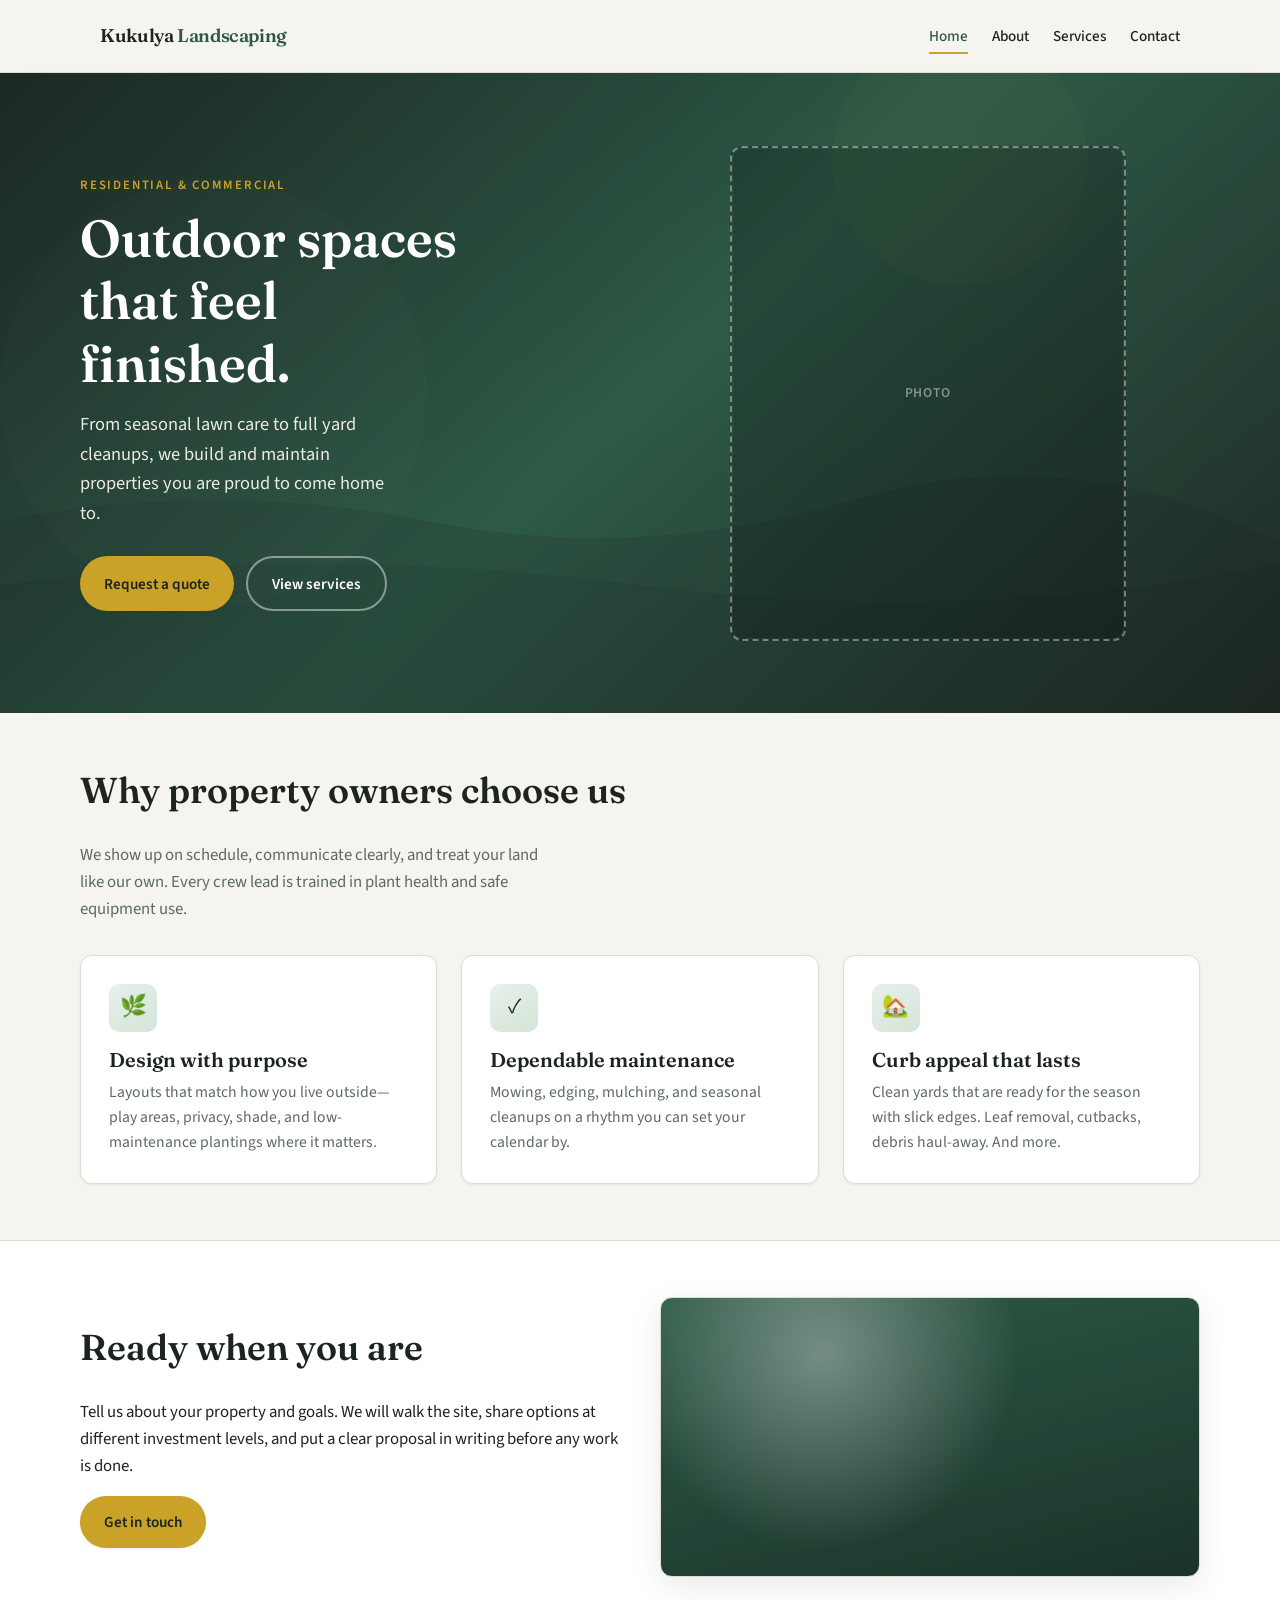
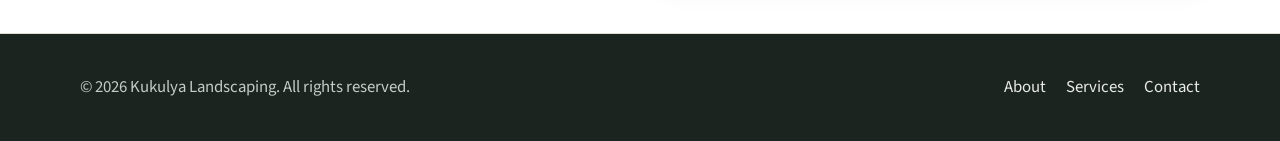
<file: index.html>
<!DOCTYPE html>
<html lang="en">
  <head>
    <meta charset="UTF-8" />
    <meta name="viewport" content="width=device-width, initial-scale=1" />
    <meta
      name="description"
      content="Kukulya Landscaping designs, installs, and maintains outdoor spaces across the region."
    />
    <title>Kukulya Landscaping | Home</title>
    <link rel="preconnect" href="https://fonts.googleapis.com" />
    <link rel="preconnect" href="https://fonts.gstatic.com" crossorigin />
    <link
      href="https://fonts.googleapis.com/css2?family=Fraunces:ital,opsz,wght@0,9..144,400;0,9..144,600;1,9..144,400&family=Source+Sans+3:ital,wght@0,400;0,600;0,700;1,400&display=swap"
      rel="stylesheet"
    />
    <link rel="stylesheet" href="css/styles.css" />
  </head>
  <body>
    <header class="site-header">
      <div class="header-inner">
        <a class="logo" href="index.html">Kukulya <span>Landscaping</span></a>
        <button
          class="nav-toggle"
          type="button"
          aria-expanded="false"
          aria-controls="site-nav"
        >
          Menu
        </button>
        <nav class="nav" id="site-nav" aria-label="Primary">
          <ul class="nav-list">
            <li><a href="index.html" aria-current="page">Home</a></li>
            <li><a href="about.html">About</a></li>
            <li><a href="services.html">Services</a></li>
            <li><a href="contact.html">Contact</a></li>
          </ul>
        </nav>
      </div>
    </header>

    <main>
      <section class="hero" aria-labelledby="hero-heading">
        <div class="hero__layout">
          <div class="hero__copy">
            <p class="hero__eyebrow">Residential &amp; commercial</p>
            <h1 id="hero-heading">Outdoor spaces that feel finished.</h1>
            <p class="hero__lead">
              From seasonal lawn care to full yard cleanups, we build and maintain
              properties you are proud to come home to.
            </p>
            <div class="hero__actions">
              <a class="btn btn--primary" href="contact.html">Request a quote</a>
              <a class="btn btn--ghost" href="services.html">View services</a>
            </div>
          </div>
          <!-- Drop in: <img class="hero__photo" src="assets/your-photo.jpg" alt="Describe the photo" /> inside the aside below -->
          <aside class="hero__image-slot" aria-label="Featured photo"></aside>
        </div>
      </section>

      <section class="section">
        <div class="wrap">
          <h2>Why property owners choose us</h2>
          <p style="max-width: 60ch; color: var(--color-muted); margin-bottom: 2rem">
            We show up on schedule, communicate clearly, and treat your land like our own.
            Every crew lead is trained in plant health and safe equipment use.
          </p>
          <div class="grid-3">
            <article class="card">
              <div class="card__icon" aria-hidden="true">🌿</div>
              <h3>Design with purpose</h3>
              <p>
                Layouts that match how you live outside—play areas, privacy, shade, and
                low-maintenance plantings where it matters.
              </p>
            </article>
            <article class="card">
              <div class="card__icon" aria-hidden="true">✓</div>
              <h3>Dependable maintenance</h3>
              <p>
                Mowing, edging, mulching, and seasonal cleanups on a rhythm you can set
                your calendar by.
              </p>
            </article>
            <article class="card">
              <div class="card__icon" aria-hidden="true">🏡</div>
              <h3>Curb appeal that lasts</h3>
              <p>
                Clean yards that are ready for the season with slick edges. Leaf removal, cutbacks, debris haul-away. And more.
              </p>
            </article>
          </div>
        </div>
      </section>

      <section class="section" style="background: var(--color-surface); border-block: 1px solid var(--color-border)">
        <div class="wrap split">
          <div>
            <h2>Ready when you are</h2>
            <p>
              Tell us about your property and goals. We will walk the site, share
              options at different investment levels, and put a clear proposal in writing
              before any work is done.
            </p>
            <p style="margin-top: 1rem">
              <a class="btn btn--primary" href="contact.html">Get in touch</a>
            </p>
          </div>
          <div class="split__visual split__visual--pattern" role="presentation" aria-hidden="true"></div>
        </div>
      </section>
    </main>

    <footer class="site-footer">
      <div class="footer-inner">
        <p style="margin: 0">&copy; <span id="y"></span> Kukulya Landscaping. All rights reserved.</p>
        <nav class="footer-nav" aria-label="Footer">
          <a href="about.html">About</a>
          <a href="services.html">Services</a>
          <a href="contact.html">Contact</a>
        </nav>
      </div>
    </footer>
    <script>
      document.getElementById("y").textContent = new Date().getFullYear();
    </script>
    <script src="js/main.js" defer></script>
  </body>
</html>
</file>
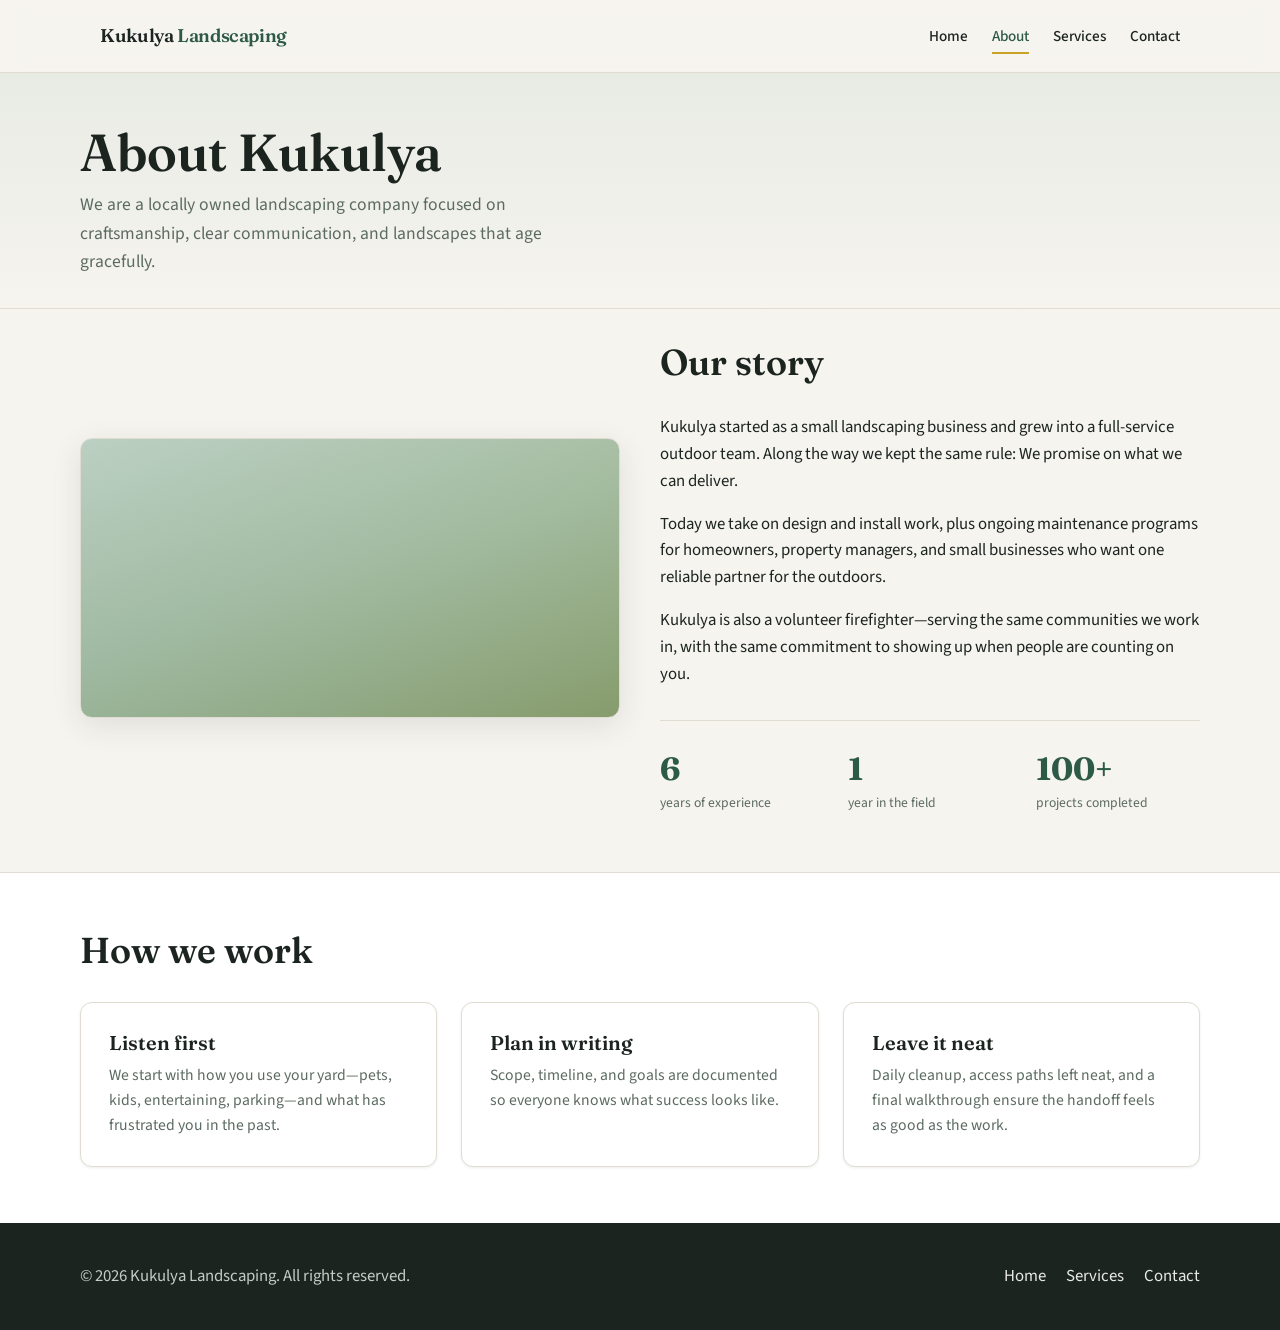
<file: about.html>
<!DOCTYPE html>
<html lang="en">
  <head>
    <meta charset="UTF-8" />
    <meta name="viewport" content="width=device-width, initial-scale=1" />
    <meta
      name="description"
      content="Learn about Kukulya Landscaping—our story, values, and the team behind your outdoor projects."
    />
    <title>About | Kukulya Landscaping</title>
    <link rel="preconnect" href="https://fonts.googleapis.com" />
    <link rel="preconnect" href="https://fonts.gstatic.com" crossorigin />
    <link
      href="https://fonts.googleapis.com/css2?family=Fraunces:ital,opsz,wght@0,9..144,400;0,9..144,600;1,9..144,400&family=Source+Sans+3:ital,wght@0,400;0,600;0,700;1,400&display=swap"
      rel="stylesheet"
    />
    <link rel="stylesheet" href="css/styles.css" />
  </head>
  <body>
    <header class="site-header">
      <div class="header-inner">
        <a class="logo" href="index.html">Kukulya <span>Landscaping</span></a>
        <button
          class="nav-toggle"
          type="button"
          aria-expanded="false"
          aria-controls="site-nav"
        >
          Menu
        </button>
        <nav class="nav" id="site-nav" aria-label="Primary">
          <ul class="nav-list">
            <li><a href="index.html">Home</a></li>
            <li><a href="about.html" aria-current="page">About</a></li>
            <li><a href="services.html">Services</a></li>
            <li><a href="contact.html">Contact</a></li>
          </ul>
        </nav>
      </div>
    </header>

    <main>
      <header class="page-intro">
        <div class="wrap">
          <h1>About Kukulya</h1>
          <p>
            We are a locally owned landscaping company focused on craftsmanship, clear
            communication, and landscapes that age gracefully.
          </p>
        </div>
      </header>

      <section class="section section--tight">
        <div class="wrap split">
          <div class="split__visual" role="presentation" aria-hidden="true"></div>
          <div>
            <h2>Our story</h2>
            <p>
              Kukulya started as a small landscaping business and grew into a full-service
              outdoor team. Along the way we kept the same rule: We promise on what we can deliver.
            </p>
            <p>
              Today we take on design and install work, plus ongoing maintenance programs for homeowners, property
              managers, and small businesses who want one reliable partner for the outdoors.
            </p>
            <p>
              Kukulya is also a volunteer firefighter—serving the same communities we work
              in, with the same commitment to showing up when people are counting on you.
            </p>
            <div class="stats">
              <div class="stat">
                <strong>6</strong>
                <span>years of experience</span>
              </div>
              <div class="stat">
                <strong>1</strong>
                <span>year in the field</span>
              </div>
              <div class="stat">
                <strong>100+</strong>
                <span>projects completed</span>
              </div>
            </div>
          </div>
        </div>
      </section>

      <section class="section" style="background: var(--color-surface); border-top: 1px solid var(--color-border)">
        <div class="wrap">
          <h2>How we work</h2>
          <div class="grid-3" style="margin-top: 1.5rem">
            <article class="card">
              <h3>Listen first</h3>
              <p>
                We start with how you use your yard—pets, kids, entertaining, parking—and
                what has frustrated you in the past.
              </p>
            </article>
            <article class="card">
              <h3>Plan in writing</h3>
              <p>
                Scope, timeline, and goals are documented so
                everyone knows what success looks like.
              </p>
            </article>
            <article class="card">
              <h3>Leave it neat</h3>
              <p>
                Daily cleanup, access paths left neat, and a final walkthrough ensure the
                handoff feels as good as the work.
              </p>
            </article>
          </div>
        </div>
      </section>
    </main>

    <footer class="site-footer">
      <div class="footer-inner">
        <p style="margin: 0">&copy; <span id="y"></span> Kukulya Landscaping. All rights reserved.</p>
        <nav class="footer-nav" aria-label="Footer">
          <a href="index.html">Home</a>
          <a href="services.html">Services</a>
          <a href="contact.html">Contact</a>
        </nav>
      </div>
    </footer>
    <script>
      document.getElementById("y").textContent = new Date().getFullYear();
    </script>
    <script src="js/main.js" defer></script>
  </body>
</html>
</file>
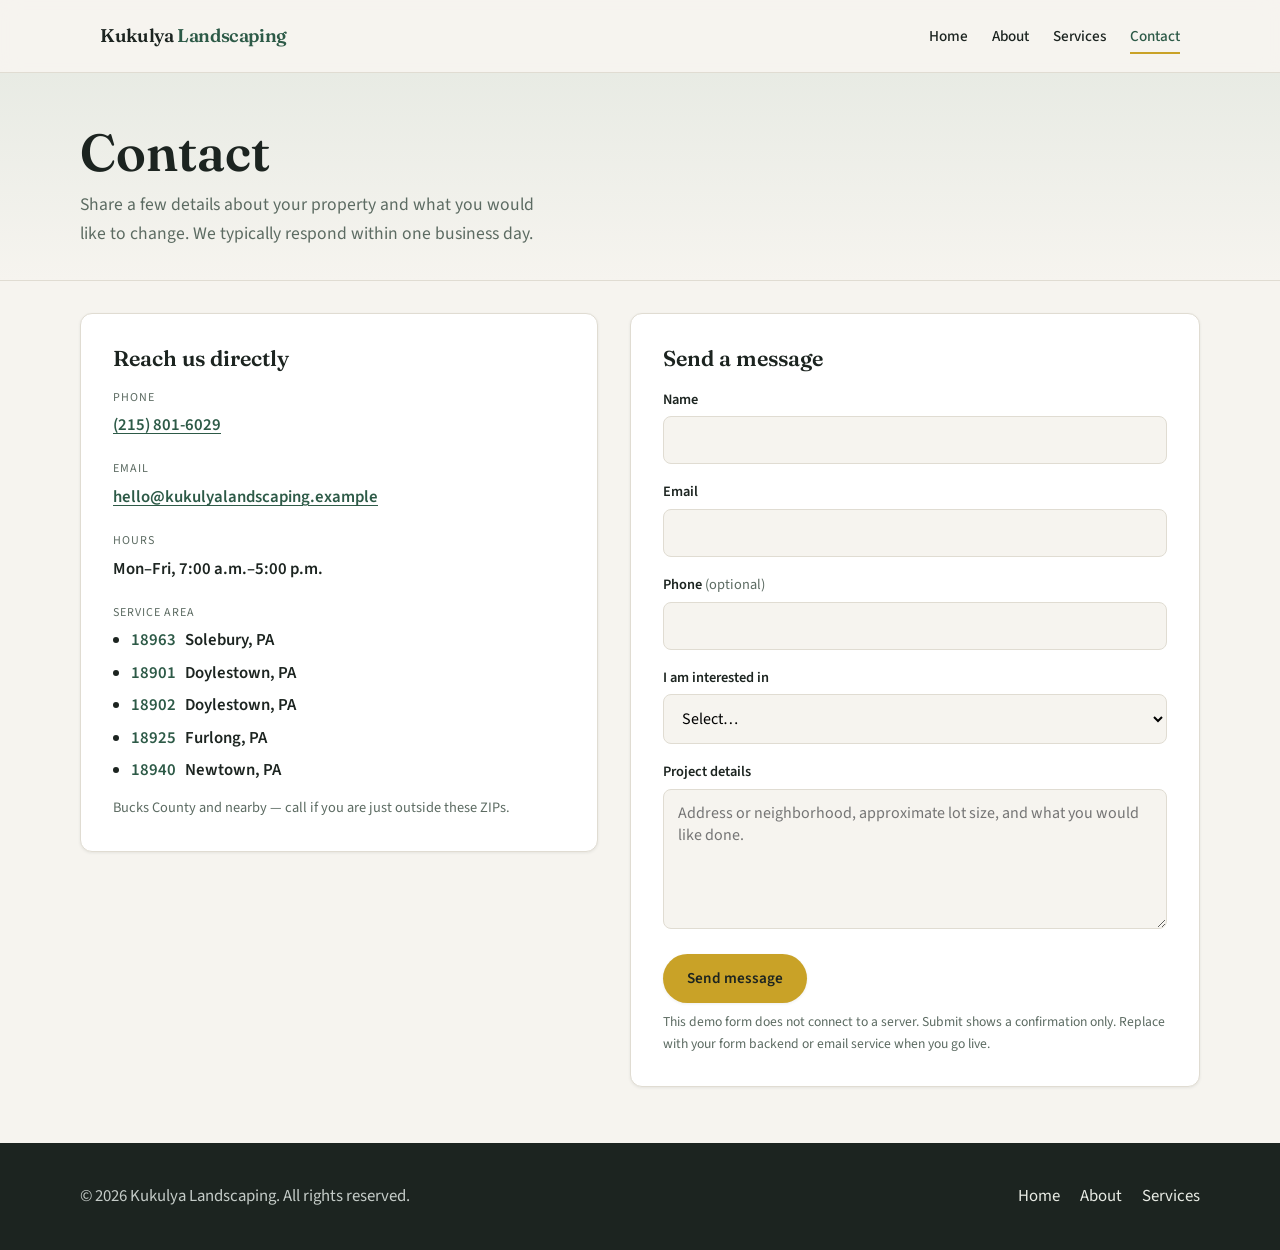
<file: contact.html>
<!DOCTYPE html>
<html lang="en">
  <head>
    <meta charset="UTF-8" />
    <meta name="viewport" content="width=device-width, initial-scale=1" />
    <meta
      name="description"
      content="Contact Kukulya Landscaping for a quote or site visit. Phone, email, and contact form."
    />
    <title>Contact | Kukulya Landscaping</title>
    <link rel="preconnect" href="https://fonts.googleapis.com" />
    <link rel="preconnect" href="https://fonts.gstatic.com" crossorigin />
    <link
      href="https://fonts.googleapis.com/css2?family=Fraunces:ital,opsz,wght@0,9..144,400;0,9..144,600;1,9..144,400&family=Source+Sans+3:ital,wght@0,400;0,600;0,700;1,400&display=swap"
      rel="stylesheet"
    />
    <link rel="stylesheet" href="css/styles.css" />
  </head>
  <body>
    <header class="site-header">
      <div class="header-inner">
        <a class="logo" href="index.html">Kukulya <span>Landscaping</span></a>
        <button
          class="nav-toggle"
          type="button"
          aria-expanded="false"
          aria-controls="site-nav"
        >
          Menu
        </button>
        <nav class="nav" id="site-nav" aria-label="Primary">
          <ul class="nav-list">
            <li><a href="index.html">Home</a></li>
            <li><a href="about.html">About</a></li>
            <li><a href="services.html">Services</a></li>
            <li><a href="contact.html" aria-current="page">Contact</a></li>
          </ul>
        </nav>
      </div>
    </header>

    <main>
      <header class="page-intro">
        <div class="wrap">
          <h1>Contact</h1>
          <p>
            Share a few details about your property and what you would like to change. We
            typically respond within one business day.
          </p>
        </div>
      </header>

      <section class="section section--tight">
        <div class="wrap contact-grid">
          <aside class="contact-card" aria-label="Company contact">
            <h2 style="margin-bottom: 1rem; font-size: 1.35rem">Reach us directly</h2>
            <dl>
              <dt>Phone</dt>
              <dd><a href="tel:+12158016029">(215) 801-6029</a></dd>
              <dt>Email</dt>
              <dd><a href="mailto:hello@kukulyalandscaping.example">hello@kukulyalandscaping.example</a></dd>
              <dt>Hours</dt>
              <dd>Mon–Fri, 7:00 a.m.–5:00 p.m.</dd>
              <dt>Service area</dt>
              <dd>
                <ul class="contact-zip-list">
                  <li><span class="zip">18963</span> Solebury, PA</li>
                  <li><span class="zip">18901</span> Doylestown, PA</li>
                  <li><span class="zip">18902</span> Doylestown, PA</li>
                  <li><span class="zip">18925</span> Furlong, PA</li>
                  <li><span class="zip">18940</span> Newtown, PA</li>
                </ul>
                <span class="contact-zip-note">Bucks County and nearby — call if you are just outside these ZIPs.</span>
              </dd>
            </dl>
          </aside>

          <div class="contact-card">
            <h2 style="margin-bottom: 1rem; font-size: 1.35rem">Send a message</h2>
            <div
              class="form-success"
              id="form-success"
              tabindex="-1"
              role="status"
              aria-live="polite"
            ></div>
            <form class="form" id="contact-form" action="#" method="post">
              <label for="name">Name</label>
              <input id="name" name="name" type="text" autocomplete="name" required />

              <label for="email">Email</label>
              <input id="email" name="email" type="email" autocomplete="email" required />

              <label for="phone">Phone <span style="font-weight: 400; color: var(--color-muted)">(optional)</span></label>
              <input id="phone" name="phone" type="tel" autocomplete="tel" />

              <label for="topic">I am interested in</label>
              <select id="topic" name="topic" required>
                <option value="" selected disabled>Select…</option>
                <option value="design">Design / new install</option>
                <option value="maintenance">Ongoing maintenance</option>
                <option value="irrigation">Irrigation</option>
                <option value="cleanup">Seasonal cleanup</option>
                <option value="other">Something else</option>
              </select>

              <label for="message">Project details</label>
              <textarea id="message" name="message" required placeholder="Address or neighborhood, approximate lot size, and what you would like done."></textarea>

              <button class="btn btn--primary" type="submit">Send message</button>
              <p class="form-note">
                This demo form does not connect to a server. Submit shows a confirmation
                only. Replace with your form backend or email service when you go live.
              </p>
            </form>
          </div>
        </div>
      </section>
    </main>

    <footer class="site-footer">
      <div class="footer-inner">
        <p style="margin: 0">&copy; <span id="y"></span> Kukulya Landscaping. All rights reserved.</p>
        <nav class="footer-nav" aria-label="Footer">
          <a href="index.html">Home</a>
          <a href="about.html">About</a>
          <a href="services.html">Services</a>
        </nav>
      </div>
    </footer>
    <script>
      document.getElementById("y").textContent = new Date().getFullYear();
    </script>
    <script src="js/main.js" defer></script>
  </body>
</html>
</file>
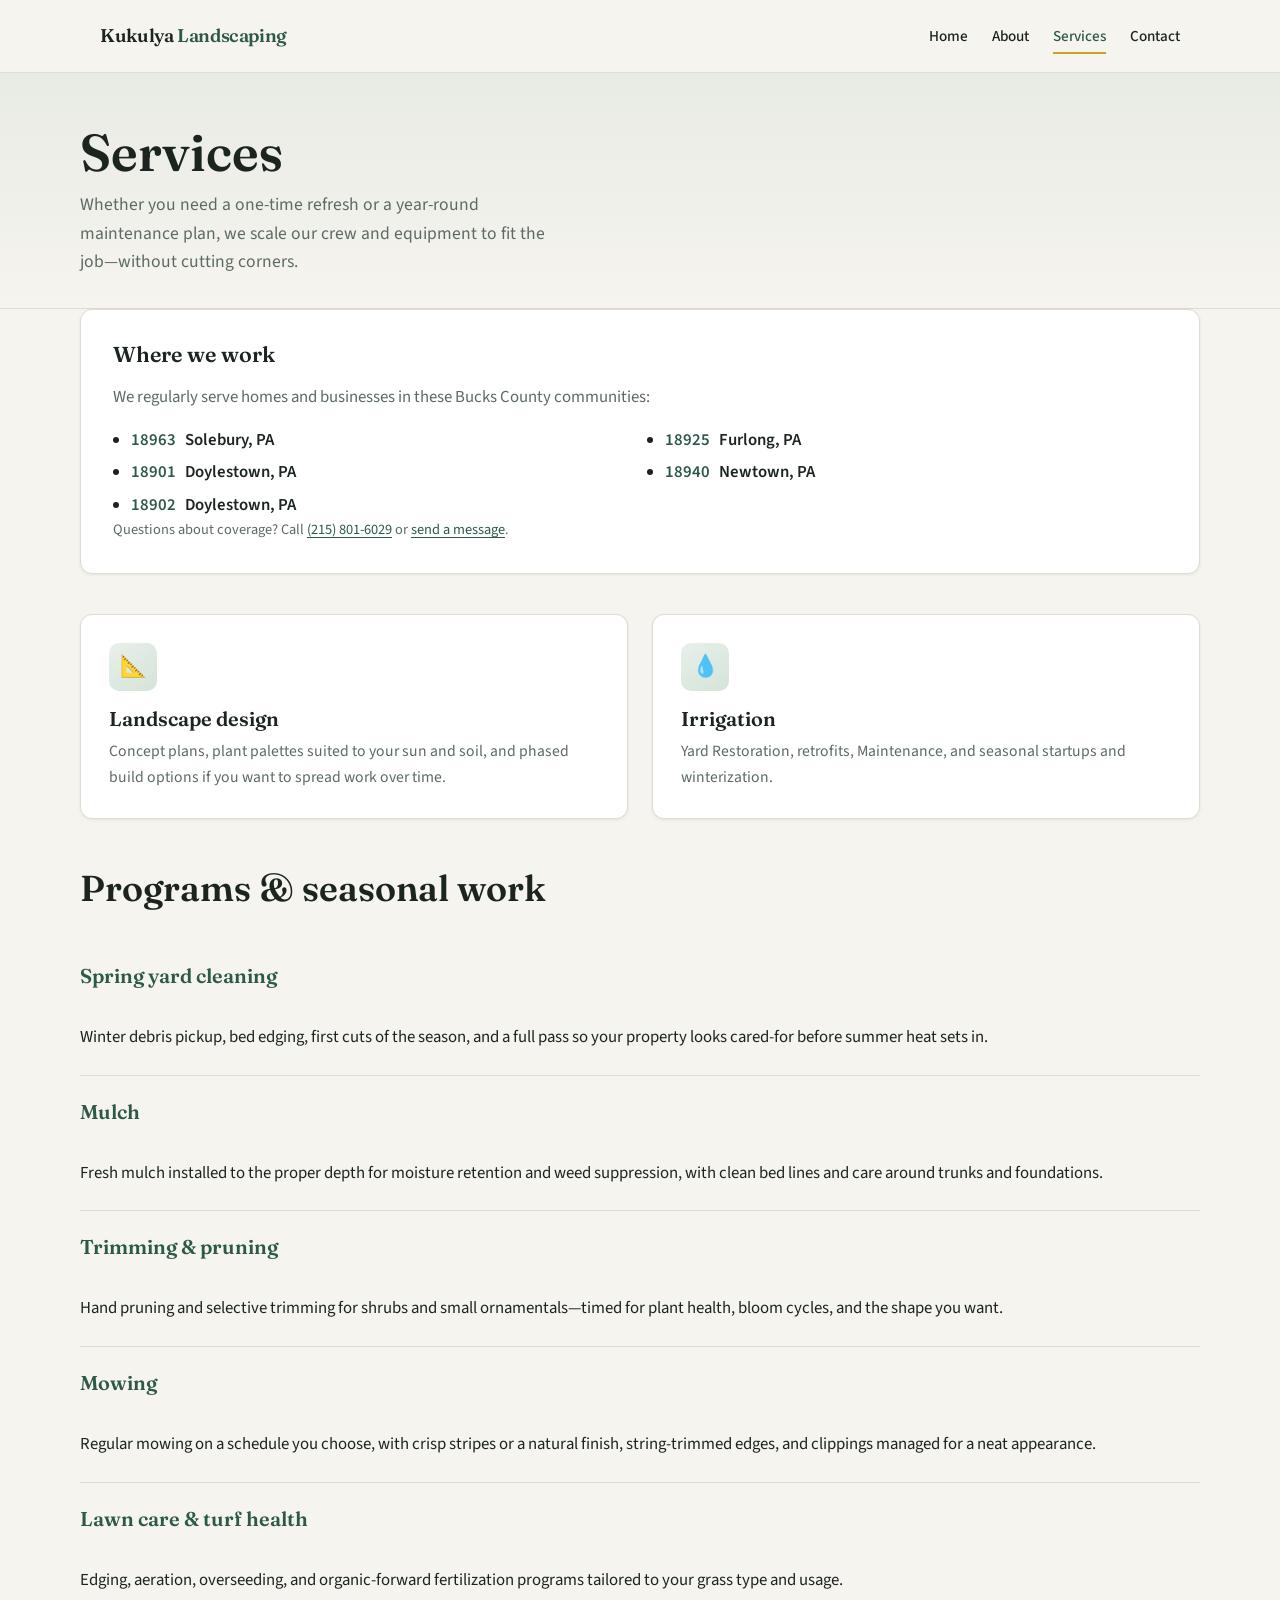
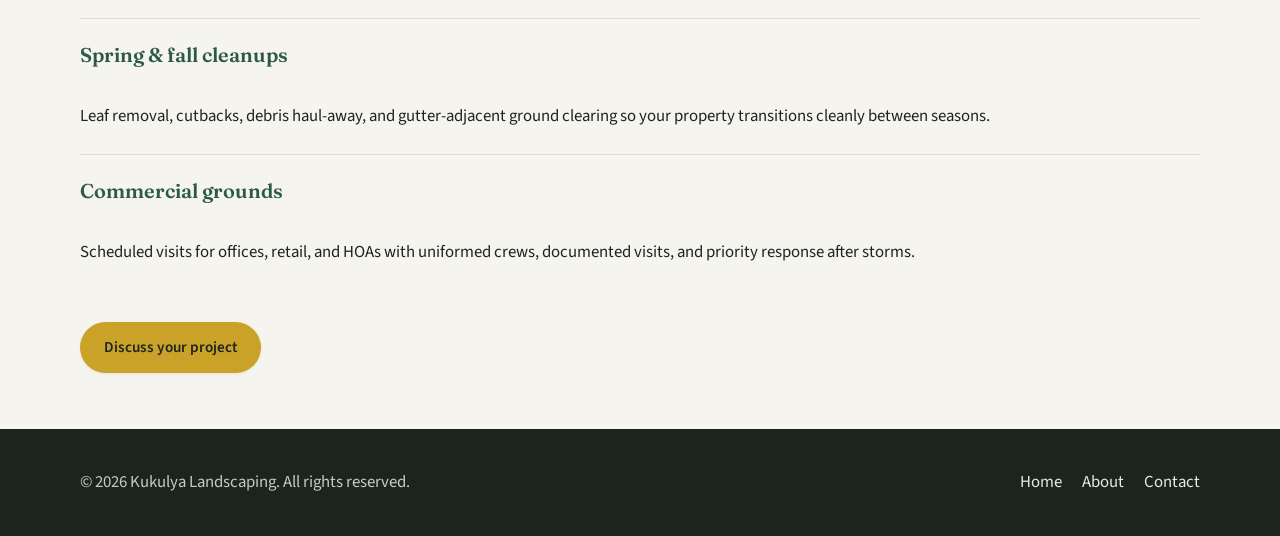
<file: services.html>
<!DOCTYPE html>
<html lang="en">
  <head>
    <meta charset="UTF-8" />
    <meta name="viewport" content="width=device-width, initial-scale=1" />
    <meta
      name="description"
      content="Landscaping services from Kukulya: design, installation, lawn care, irrigation, mulching, and seasonal cleanups."
    />
    <title>Services | Kukulya Landscaping</title>
    <link rel="preconnect" href="https://fonts.googleapis.com" />
    <link rel="preconnect" href="https://fonts.gstatic.com" crossorigin />
    <link
      href="https://fonts.googleapis.com/css2?family=Fraunces:ital,opsz,wght@0,9..144,400;0,9..144,600;1,9..144,400&family=Source+Sans+3:ital,wght@0,400;0,600;0,700;1,400&display=swap"
      rel="stylesheet"
    />
    <link rel="stylesheet" href="css/styles.css" />
  </head>
  <body>
    <header class="site-header">
      <div class="header-inner">
        <a class="logo" href="index.html">Kukulya <span>Landscaping</span></a>
        <button
          class="nav-toggle"
          type="button"
          aria-expanded="false"
          aria-controls="site-nav"
        >
          Menu
        </button>
        <nav class="nav" id="site-nav" aria-label="Primary">
          <ul class="nav-list">
            <li><a href="index.html">Home</a></li>
            <li><a href="about.html">About</a></li>
            <li><a href="services.html" aria-current="page">Services</a></li>
            <li><a href="contact.html">Contact</a></li>
          </ul>
        </nav>
      </div>
    </header>

    <main>
      <header class="page-intro">
        <div class="wrap">
          <h1>Services</h1>
          <p>
            Whether you need a one-time refresh or a year-round maintenance plan, we scale
            our crew and equipment to fit the job—without cutting corners.
          </p>
        </div>
      </header>

      <section class="section section--tight" style="padding-top: 0">
        <div class="wrap">
          <div class="contact-card" style="margin-bottom: 2.5rem">
            <h2 style="margin: 0 0 1rem; font-size: 1.35rem">Where we work</h2>
            <p style="color: var(--color-muted); margin-bottom: 1rem">
              We regularly serve homes and businesses in these Bucks County communities:
            </p>
            <ul class="contact-zip-list contact-zip-list--columns">
              <li><span class="zip">18963</span> Solebury, PA</li>
              <li><span class="zip">18901</span> Doylestown, PA</li>
              <li><span class="zip">18902</span> Doylestown, PA</li>
              <li><span class="zip">18925</span> Furlong, PA</li>
              <li><span class="zip">18940</span> Newtown, PA</li>
            </ul>
            <p class="contact-zip-note" style="margin: 0">
              Questions about coverage? Call <a href="tel:+12158016029">(215) 801-6029</a> or
              <a href="contact.html">send a message</a>.
            </p>
          </div>

          <div class="grid-3" style="margin-bottom: 3rem">
            <article class="card">
              <div class="card__icon" aria-hidden="true">📐</div>
              <h3>Landscape design</h3>
              <p>
                Concept plans, plant palettes suited to your sun and soil, and phased
                build options if you want to spread work over time.
              </p>
            </article>
            <article class="card">
              <div class="card__icon" aria-hidden="true">💧</div>
              <h3>Irrigation</h3>
              <p>
                Yard Restoration, retrofits, Maintenance, and seasonal startups and
                winterization.
              </p>
            </article>
          </div>

          <h2>Programs &amp; seasonal work</h2>
          <div style="margin-top: 1rem">
            <div class="service-block">
              <h3>Spring yard cleaning</h3>
              <p>
                Winter debris pickup, bed edging, first cuts of the season, and a full pass
                so your property looks cared-for before summer heat sets in.
              </p>
            </div>
            <div class="service-block">
              <h3>Mulch</h3>
              <p>
                Fresh mulch installed to the proper depth for moisture retention and weed
                suppression, with clean bed lines and care around trunks and foundations.
              </p>
            </div>
            <div class="service-block">
              <h3>Trimming &amp; pruning</h3>
              <p>
                Hand pruning and selective trimming for shrubs and small ornamentals—timed
                for plant health, bloom cycles, and the shape you want.
              </p>
            </div>
            <div class="service-block">
              <h3>Mowing</h3>
              <p>
                Regular mowing on a schedule you choose, with crisp stripes or a natural
                finish, string-trimmed edges, and clippings managed for a neat appearance.
              </p>
            </div>
            <div class="service-block">
              <h3>Lawn care &amp; turf health</h3>
              <p>
                Edging, aeration, overseeding, and organic-forward fertilization programs
                tailored to your grass type and usage.
              </p>
            </div>
            <div class="service-block">
              <h3>Spring &amp; fall cleanups</h3>
              <p>
                Leaf removal, cutbacks, debris haul-away, and gutter-adjacent ground
                clearing so your property transitions cleanly between seasons.
              </p>
            </div>
            <div class="service-block">
              <h3>Commercial grounds</h3>
              <p>
                Scheduled visits for offices, retail, and HOAs with uniformed crews,
                documented visits, and priority response after storms.
              </p>
            </div>
          </div>

          <p style="margin-top: 2rem">
            <a class="btn btn--primary" href="contact.html">Discuss your project</a>
          </p>
        </div>
      </section>
    </main>

    <footer class="site-footer">
      <div class="footer-inner">
        <p style="margin: 0">&copy; <span id="y"></span> Kukulya Landscaping. All rights reserved.</p>
        <nav class="footer-nav" aria-label="Footer">
          <a href="index.html">Home</a>
          <a href="about.html">About</a>
          <a href="contact.html">Contact</a>
        </nav>
      </div>
    </footer>
    <script>
      document.getElementById("y").textContent = new Date().getFullYear();
    </script>
    <script src="js/main.js" defer></script>
  </body>
</html>
</file>
<file: css/styles.css>
/* Kukulya Landscaping — shared styles */

:root {
  --color-bg: #f6f4ef;
  --color-surface: #ffffff;
  --color-ink: #1c2420;
  --color-muted: #5c6b62;
  --color-accent: #2d5a47;
  --color-accent-light: #3d7a5f;
  --color-highlight: #c9a227;
  --color-border: #e0dcd2;
  --font-display: "Fraunces", Georgia, serif;
  --font-body: "Source Sans 3", system-ui, sans-serif;
  --shadow-sm: 0 1px 3px rgba(28, 36, 32, 0.08);
  --shadow-md: 0 8px 30px rgba(28, 36, 32, 0.1);
  --radius: 12px;
  --max: 1120px;
  --header-h: 72px;
}

*,
*::before,
*::after {
  box-sizing: border-box;
}

html {
  scroll-behavior: smooth;
}

body {
  margin: 0;
  font-family: var(--font-body);
  font-size: 1.05rem;
  line-height: 1.6;
  color: var(--color-ink);
  background: var(--color-bg);
  min-height: 100vh;
  display: flex;
  flex-direction: column;
}

img {
  max-width: 100%;
  height: auto;
  display: block;
}

a {
  color: var(--color-accent);
  text-decoration-thickness: 1px;
  text-underline-offset: 3px;
}

a:hover {
  color: var(--color-accent-light);
}

h1,
h2,
h3 {
  font-family: var(--font-display);
  font-weight: 600;
  line-height: 1.2;
  margin-top: 0;
}

h1 {
  font-size: clamp(2.25rem, 5vw, 3.25rem);
}

h2 {
  font-size: clamp(1.75rem, 3vw, 2.25rem);
}

h3 {
  font-size: 1.25rem;
}

p {
  margin: 0 0 1rem;
}

p:last-child {
  margin-bottom: 0;
}

/* Header */
.site-header {
  position: sticky;
  top: 0;
  z-index: 100;
  background: rgba(246, 244, 239, 0.92);
  backdrop-filter: blur(10px);
  border-bottom: 1px solid var(--color-border);
}

.header-inner {
  max-width: var(--max);
  margin: 0 auto;
  padding: 0 1.25rem;
  height: var(--header-h);
  display: flex;
  align-items: center;
  justify-content: space-between;
  gap: 1rem;
}

.logo {
  font-family: var(--font-display);
  font-weight: 600;
  font-size: 1.15rem;
  color: var(--color-ink);
  text-decoration: none;
  letter-spacing: -0.02em;
}

.logo:hover {
  color: var(--color-accent);
  text-decoration: none;
}

.logo span {
  color: var(--color-accent);
}

.nav-toggle {
  display: none;
  background: var(--color-surface);
  border: 1px solid var(--color-border);
  border-radius: 8px;
  padding: 0.5rem 0.75rem;
  font-family: var(--font-body);
  font-size: 0.9rem;
  cursor: pointer;
  color: var(--color-ink);
}

.nav-list {
  list-style: none;
  margin: 0;
  padding: 0;
  display: flex;
  align-items: center;
  gap: 0.25rem 1.5rem;
}

.nav-list a {
  color: var(--color-ink);
  text-decoration: none;
  font-weight: 500;
  font-size: 0.95rem;
  padding: 0.35rem 0;
  border-bottom: 2px solid transparent;
}

.nav-list a:hover,
.nav-list a[aria-current="page"] {
  color: var(--color-accent);
  border-bottom-color: var(--color-highlight);
  text-decoration: none;
}

/* Main */
main {
  flex: 1;
}

.section {
  padding: 3.5rem 1.25rem;
}

.section--tight {
  padding-top: 2rem;
}

.wrap {
  max-width: var(--max);
  margin: 0 auto;
}

/* Hero */
.hero {
  position: relative;
  min-height: min(72vh, 640px);
  display: flex;
  align-items: center;
  padding: 4rem 1.25rem;
  background:
    linear-gradient(135deg, rgba(28, 36, 32, 0.75) 0%, rgba(45, 90, 71, 0.55) 50%, rgba(28, 36, 32, 0.65) 100%),
    url("../assets/hero-texture.svg") center / cover no-repeat,
    linear-gradient(160deg, #1a3328 0%, #2d5a47 40%, #1c2420 100%);
  color: #f6f4ef;
}

.hero__layout {
  max-width: var(--max);
  margin: 0 auto;
  width: 100%;
  display: grid;
  gap: 2rem 2.5rem;
  align-items: center;
}

@media (min-width: 880px) {
  .hero__layout {
    grid-template-columns: 1fr minmax(280px, 42%);
  }
}

.hero__copy {
  min-width: 0;
}

.hero__image-slot {
  border-radius: var(--radius);
  min-height: 200px;
  aspect-ratio: 4 / 5;
  max-height: min(520px, 55vh);
  border: 2px dashed rgba(255, 255, 255, 0.4);
  background: rgba(0, 0, 0, 0.2);
  box-shadow: inset 0 0 0 1px rgba(255, 255, 255, 0.06);
  overflow: hidden;
}

.hero__image-slot:empty::after {
  content: "Photo";
  display: flex;
  align-items: center;
  justify-content: center;
  height: 100%;
  min-height: 12rem;
  font-size: 0.85rem;
  font-weight: 600;
  letter-spacing: 0.06em;
  text-transform: uppercase;
  color: rgba(255, 255, 255, 0.45);
}

.hero__photo {
  display: block;
  width: 100%;
  height: 100%;
  object-fit: cover;
  border-radius: inherit;
}

.hero__eyebrow {
  font-size: 0.8rem;
  text-transform: uppercase;
  letter-spacing: 0.14em;
  font-weight: 600;
  color: var(--color-highlight);
  margin-bottom: 0.75rem;
}

.hero h1 {
  max-width: 12ch;
  margin-bottom: 1rem;
  color: #fff;
}

.hero__lead {
  font-size: 1.15rem;
  max-width: 36ch;
  opacity: 0.95;
  margin-bottom: 1.75rem;
}

.btn {
  display: inline-flex;
  align-items: center;
  justify-content: center;
  gap: 0.5rem;
  padding: 0.85rem 1.5rem;
  font-family: var(--font-body);
  font-weight: 600;
  font-size: 0.95rem;
  border-radius: 999px;
  border: none;
  cursor: pointer;
  text-decoration: none;
  transition: transform 0.15s ease, box-shadow 0.15s ease;
}

.btn:active {
  transform: scale(0.98);
}

.btn--primary {
  background: var(--color-highlight);
  color: #1c2420;
  box-shadow: var(--shadow-sm);
}

.btn--primary:hover {
  box-shadow: var(--shadow-md);
  color: #1c2420;
  text-decoration: none;
}

.btn--ghost {
  background: transparent;
  color: #fff;
  border: 2px solid rgba(255, 255, 255, 0.45);
}

.btn--ghost:hover {
  background: rgba(255, 255, 255, 0.1);
  color: #fff;
  text-decoration: none;
}

.hero__actions {
  display: flex;
  flex-wrap: wrap;
  gap: 0.75rem;
}

/* Page intro (inner pages) */
.page-intro {
  padding: 3rem 1.25rem 2rem;
  background: linear-gradient(180deg, #e8ebe4 0%, var(--color-bg) 100%);
  border-bottom: 1px solid var(--color-border);
}

.page-intro h1 {
  margin-bottom: 0.5rem;
}

.page-intro p {
  color: var(--color-muted);
  max-width: 52ch;
  font-size: 1.1rem;
}

/* Cards grid */
.grid-3 {
  display: grid;
  gap: 1.5rem;
  grid-template-columns: repeat(auto-fit, minmax(260px, 1fr));
}

.card {
  background: var(--color-surface);
  border-radius: var(--radius);
  padding: 1.75rem;
  border: 1px solid var(--color-border);
  box-shadow: var(--shadow-sm);
  transition: box-shadow 0.2s ease, border-color 0.2s ease;
}

.card:hover {
  box-shadow: var(--shadow-md);
  border-color: #cfd8d0;
}

.card__icon {
  width: 48px;
  height: 48px;
  border-radius: 10px;
  background: linear-gradient(145deg, #e8f0ea, #d4e4d8);
  display: flex;
  align-items: center;
  justify-content: center;
  font-size: 1.35rem;
  margin-bottom: 1rem;
}

.card h3 {
  margin-bottom: 0.5rem;
}

.card p {
  color: var(--color-muted);
  font-size: 0.98rem;
}

/* Split layout */
.split {
  display: grid;
  gap: 2.5rem;
  align-items: center;
}

@media (min-width: 800px) {
  .split {
    grid-template-columns: 1fr 1fr;
  }
}

.split__visual {
  border-radius: var(--radius);
  min-height: 280px;
  background:
    linear-gradient(145deg, rgba(45, 90, 71, 0.15), rgba(201, 162, 39, 0.12)),
    linear-gradient(160deg, #d4e4d8 0%, #a8c4b0 50%, #7d9b76 100%);
  border: 1px solid var(--color-border);
  box-shadow: var(--shadow-md);
}

.split__visual--pattern {
  background:
    radial-gradient(circle at 30% 20%, rgba(255, 255, 255, 0.35) 0%, transparent 45%),
    linear-gradient(165deg, #2d5a47 0%, #1a3328 100%);
}

/* Stats / highlights */
.stats {
  display: grid;
  grid-template-columns: repeat(auto-fit, minmax(140px, 1fr));
  gap: 1.5rem;
  margin-top: 2rem;
  padding-top: 2rem;
  border-top: 1px solid var(--color-border);
}

.stat strong {
  font-family: var(--font-display);
  font-size: 2rem;
  color: var(--color-accent);
  display: block;
  line-height: 1;
  margin-bottom: 0.25rem;
}

.stat span {
  font-size: 0.85rem;
  color: var(--color-muted);
}

/* Services list */
.service-block {
  display: grid;
  gap: 1rem;
  padding: 1.5rem 0;
  border-bottom: 1px solid var(--color-border);
}

.service-block:last-child {
  border-bottom: none;
}

.service-block h3 {
  color: var(--color-accent);
}

/* Contact */
.contact-grid {
  display: grid;
  gap: 2rem;
}

@media (min-width: 880px) {
  .contact-grid {
    grid-template-columns: 1fr 1.1fr;
    align-items: start;
  }
}

.contact-card {
  background: var(--color-surface);
  border: 1px solid var(--color-border);
  border-radius: var(--radius);
  padding: 2rem;
  box-shadow: var(--shadow-sm);
}

.contact-card dl {
  margin: 0;
}

.contact-card dt {
  font-size: 0.75rem;
  text-transform: uppercase;
  letter-spacing: 0.08em;
  color: var(--color-muted);
  margin-top: 1.25rem;
}

.contact-card dt:first-child {
  margin-top: 0;
}

.contact-card dd {
  margin: 0.35rem 0 0;
  font-weight: 600;
}

.form label {
  display: block;
  font-weight: 600;
  font-size: 0.9rem;
  margin-bottom: 0.35rem;
}

.form input,
.form textarea,
.form select {
  width: 100%;
  padding: 0.75rem 0.9rem;
  font-family: var(--font-body);
  font-size: 1rem;
  border: 1px solid var(--color-border);
  border-radius: 8px;
  background: var(--color-bg);
  margin-bottom: 1rem;
}

.form input:focus,
.form textarea:focus,
.form select:focus {
  outline: 2px solid var(--color-accent);
  outline-offset: 2px;
  border-color: var(--color-accent);
}

.form textarea {
  min-height: 140px;
  resize: vertical;
}

.form-note {
  font-size: 0.85rem;
  color: var(--color-muted);
  margin-top: 0.5rem;
}

.form-success {
  display: none;
  padding: 1rem 1.25rem;
  background: #e8f0ea;
  border: 1px solid #a8c4b0;
  border-radius: 8px;
  color: #1a3328;
  margin-bottom: 1rem;
  font-weight: 600;
}

.form-success.is-visible {
  display: block;
}

.contact-zip-list {
  margin: 0.35rem 0 0;
  padding-left: 1.15rem;
  color: var(--color-ink);
  font-weight: 600;
}

.contact-zip-list li {
  margin-bottom: 0.35rem;
}

.contact-zip-list li:last-child {
  margin-bottom: 0;
}

.contact-zip-list .zip {
  font-variant-numeric: tabular-nums;
  margin-right: 0.35rem;
  color: var(--color-accent);
}

.contact-zip-list--columns {
  columns: 2;
  column-gap: 2rem;
}

@media (max-width: 520px) {
  .contact-zip-list--columns {
    columns: 1;
  }
}

.contact-zip-note {
  display: block;
  margin-top: 0.75rem;
  font-size: 0.9rem;
  font-weight: 400;
  color: var(--color-muted);
}

/* Footer */
.site-footer {
  background: var(--color-ink);
  color: #c5ccc8;
  padding: 2.5rem 1.25rem;
  margin-top: auto;
}

.footer-inner {
  max-width: var(--max);
  margin: 0 auto;
  display: flex;
  flex-wrap: wrap;
  gap: 1.5rem 2rem;
  justify-content: space-between;
  align-items: center;
}

.site-footer a {
  color: #e8ebe4;
}

.site-footer a:hover {
  color: var(--color-highlight);
}

.footer-nav {
  display: flex;
  gap: 1.25rem;
  flex-wrap: wrap;
}

.footer-nav a {
  text-decoration: none;
}

.footer-nav a:hover {
  text-decoration: underline;
}

/* Mobile nav */
@media (max-width: 720px) {
  .nav-toggle {
    display: block;
  }

  .nav {
    position: fixed;
    top: var(--header-h);
    left: 0;
    right: 0;
    width: 100%;
    background: var(--color-surface);
    border-bottom: 1px solid var(--color-border);
    padding: 1rem 1.25rem 1.25rem;
    box-shadow: var(--shadow-md);
    display: none;
    z-index: 99;
  }

  .nav.is-open {
    display: block;
  }

  .nav-list {
    flex-direction: column;
    align-items: stretch;
    gap: 0;
  }

  .nav-list li {
    border-bottom: 1px solid var(--color-border);
  }

  .nav-list li:last-child {
    border-bottom: none;
  }

  .nav-list a {
    display: block;
    padding: 0.75rem 0;
    border-bottom: none;
  }

  .nav-list a[aria-current="page"] {
    border-bottom: none;
    color: var(--color-accent);
  }
}
</file>
